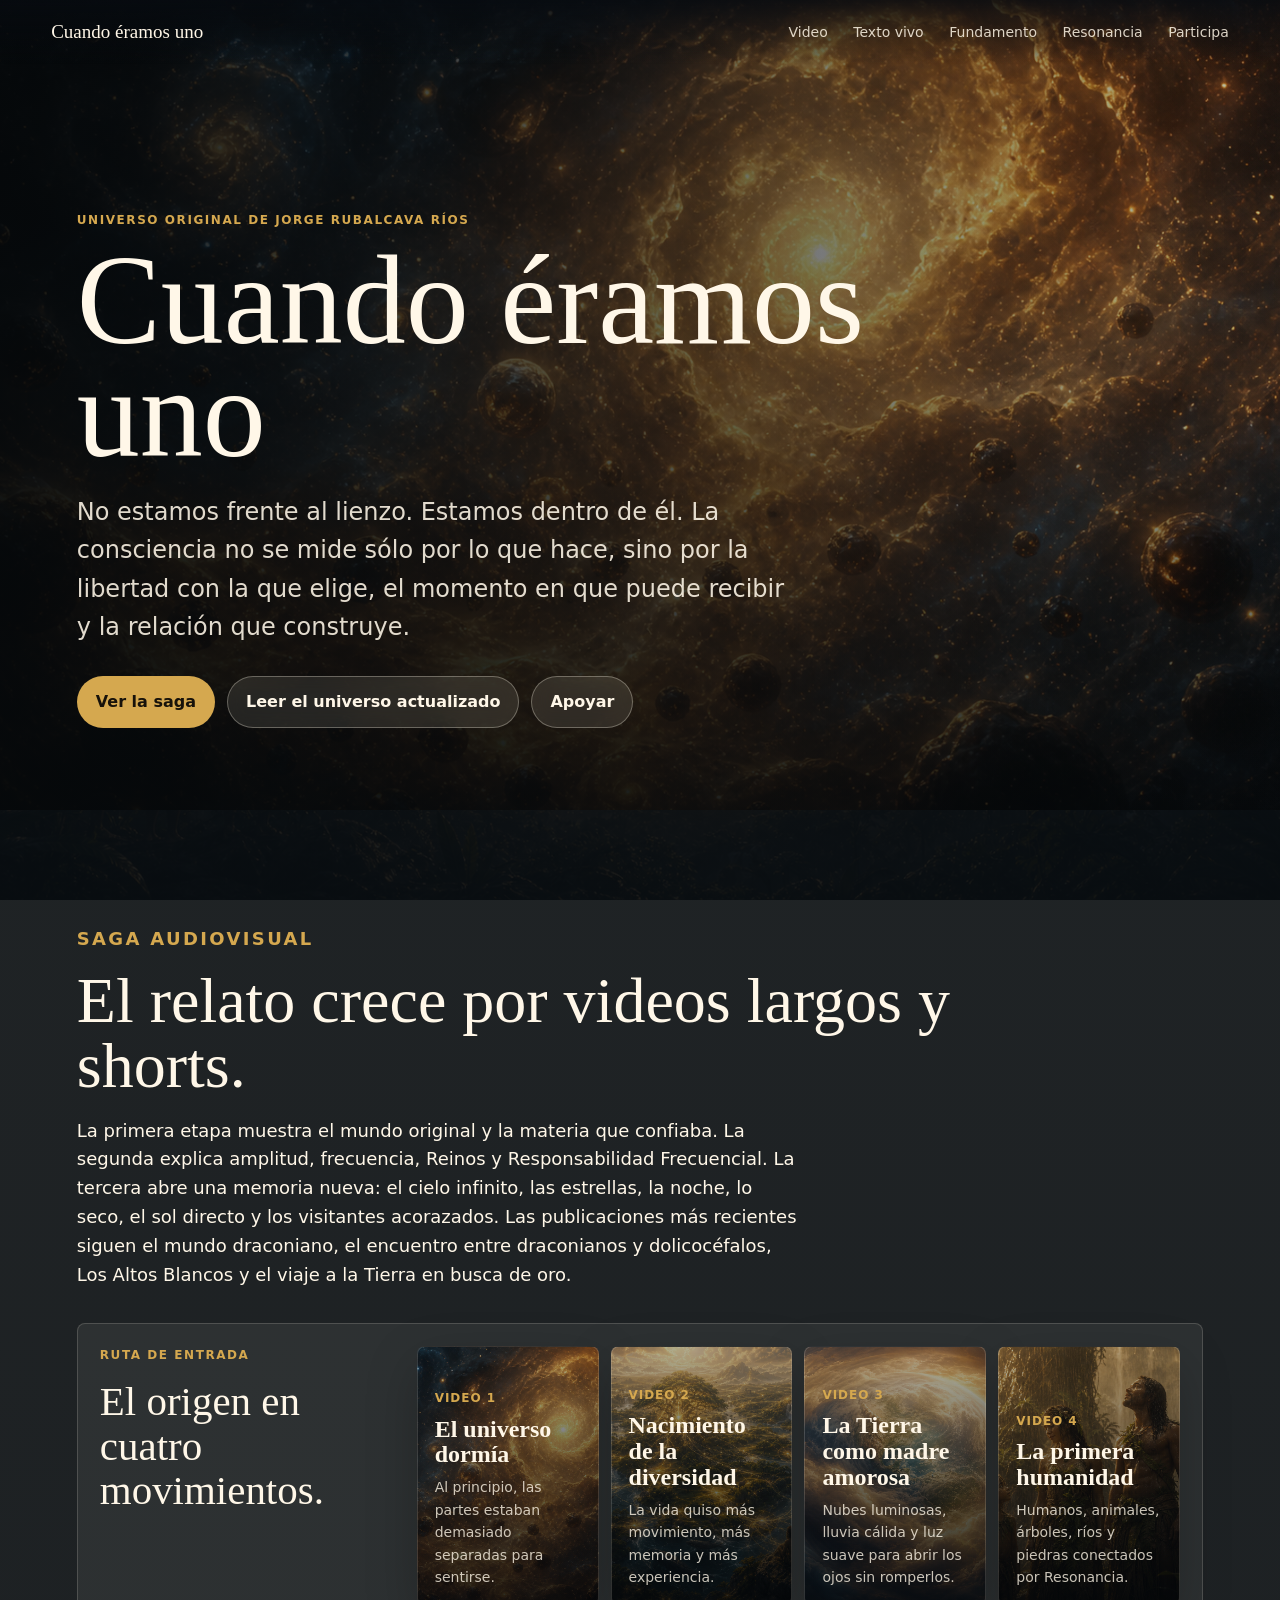
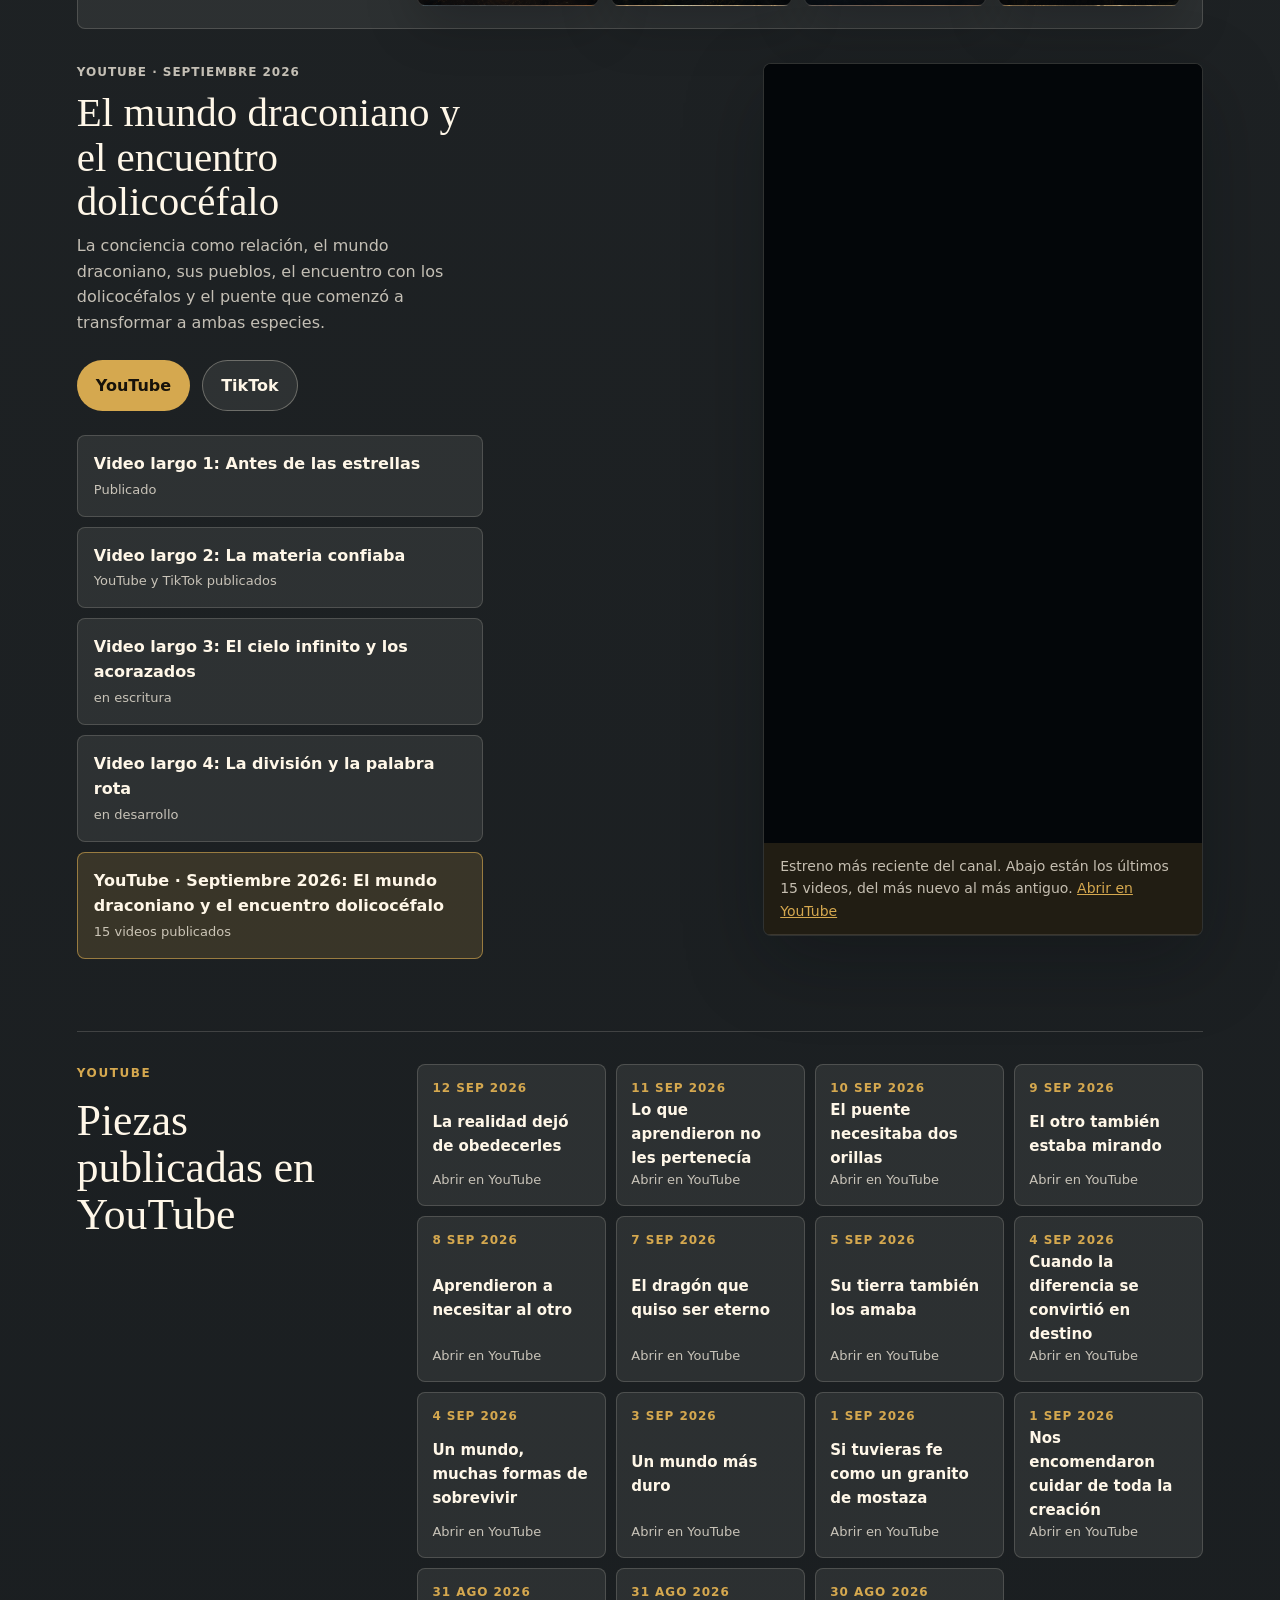
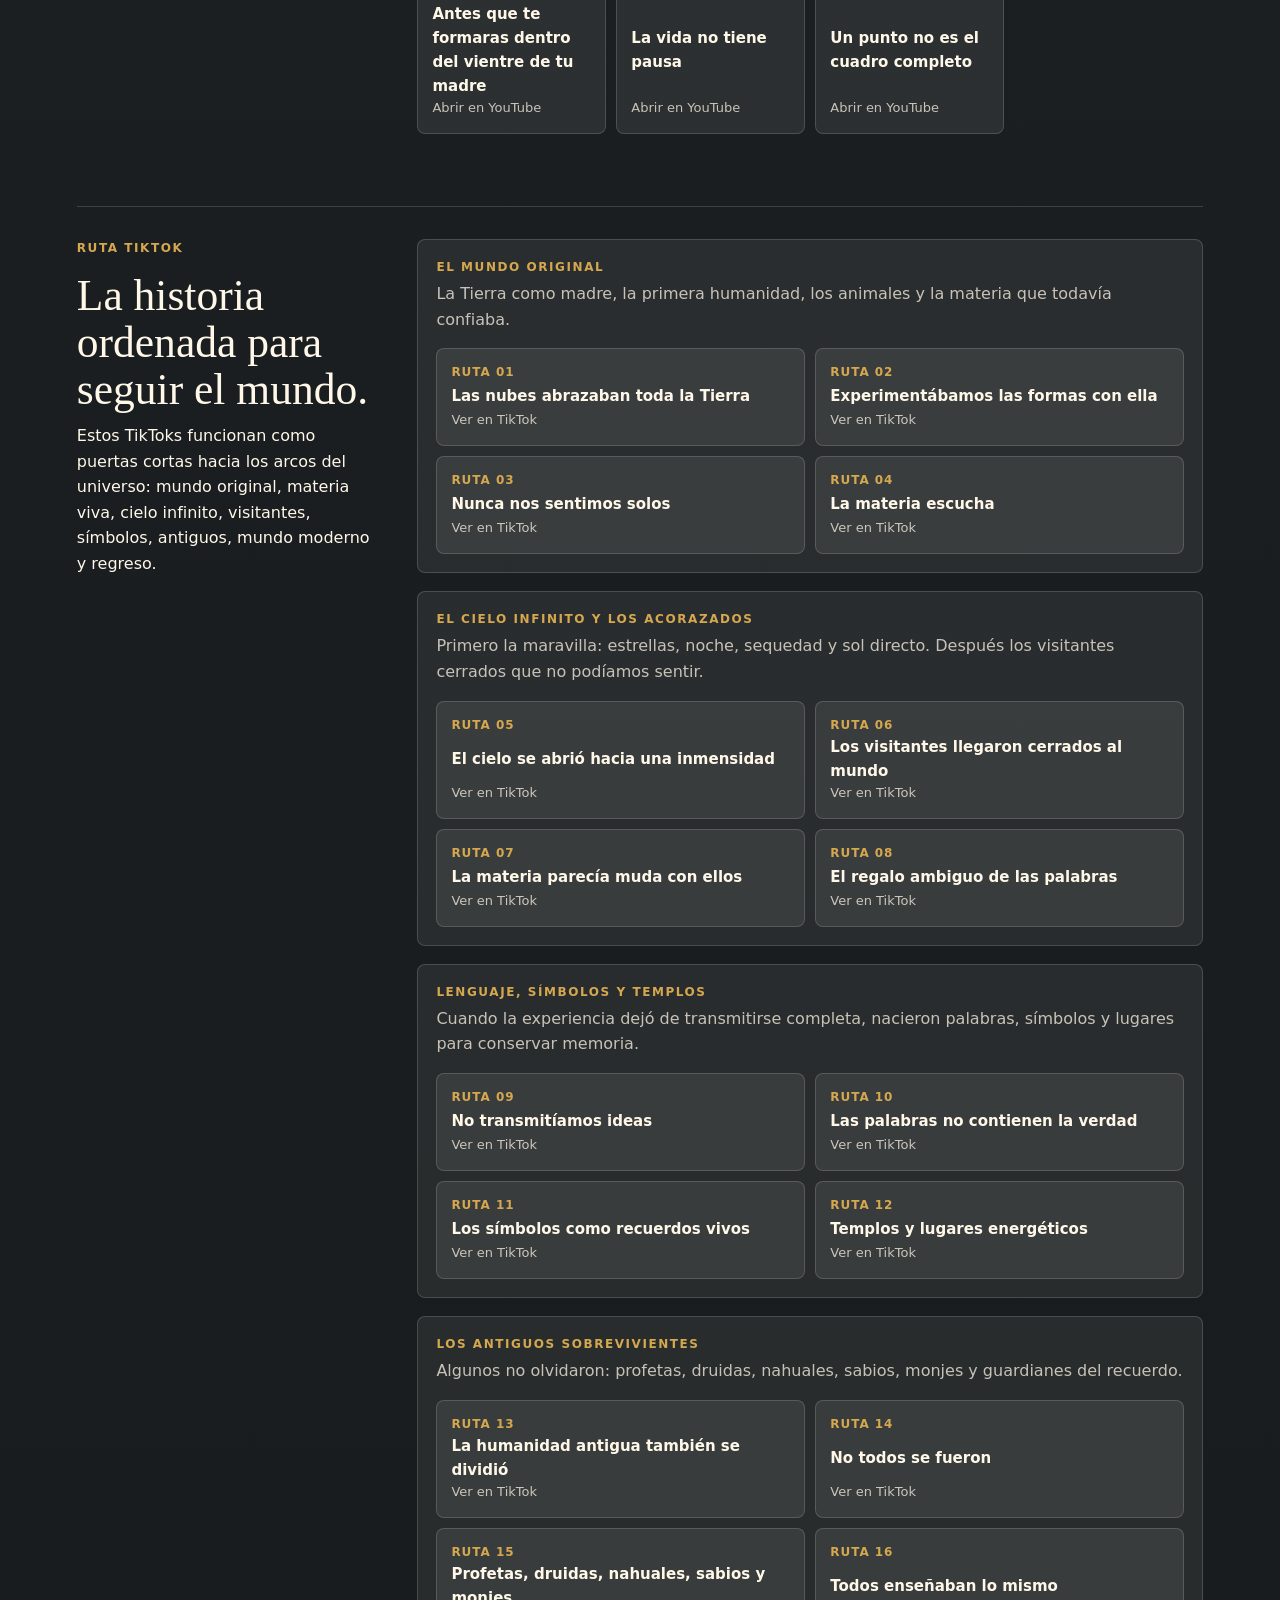
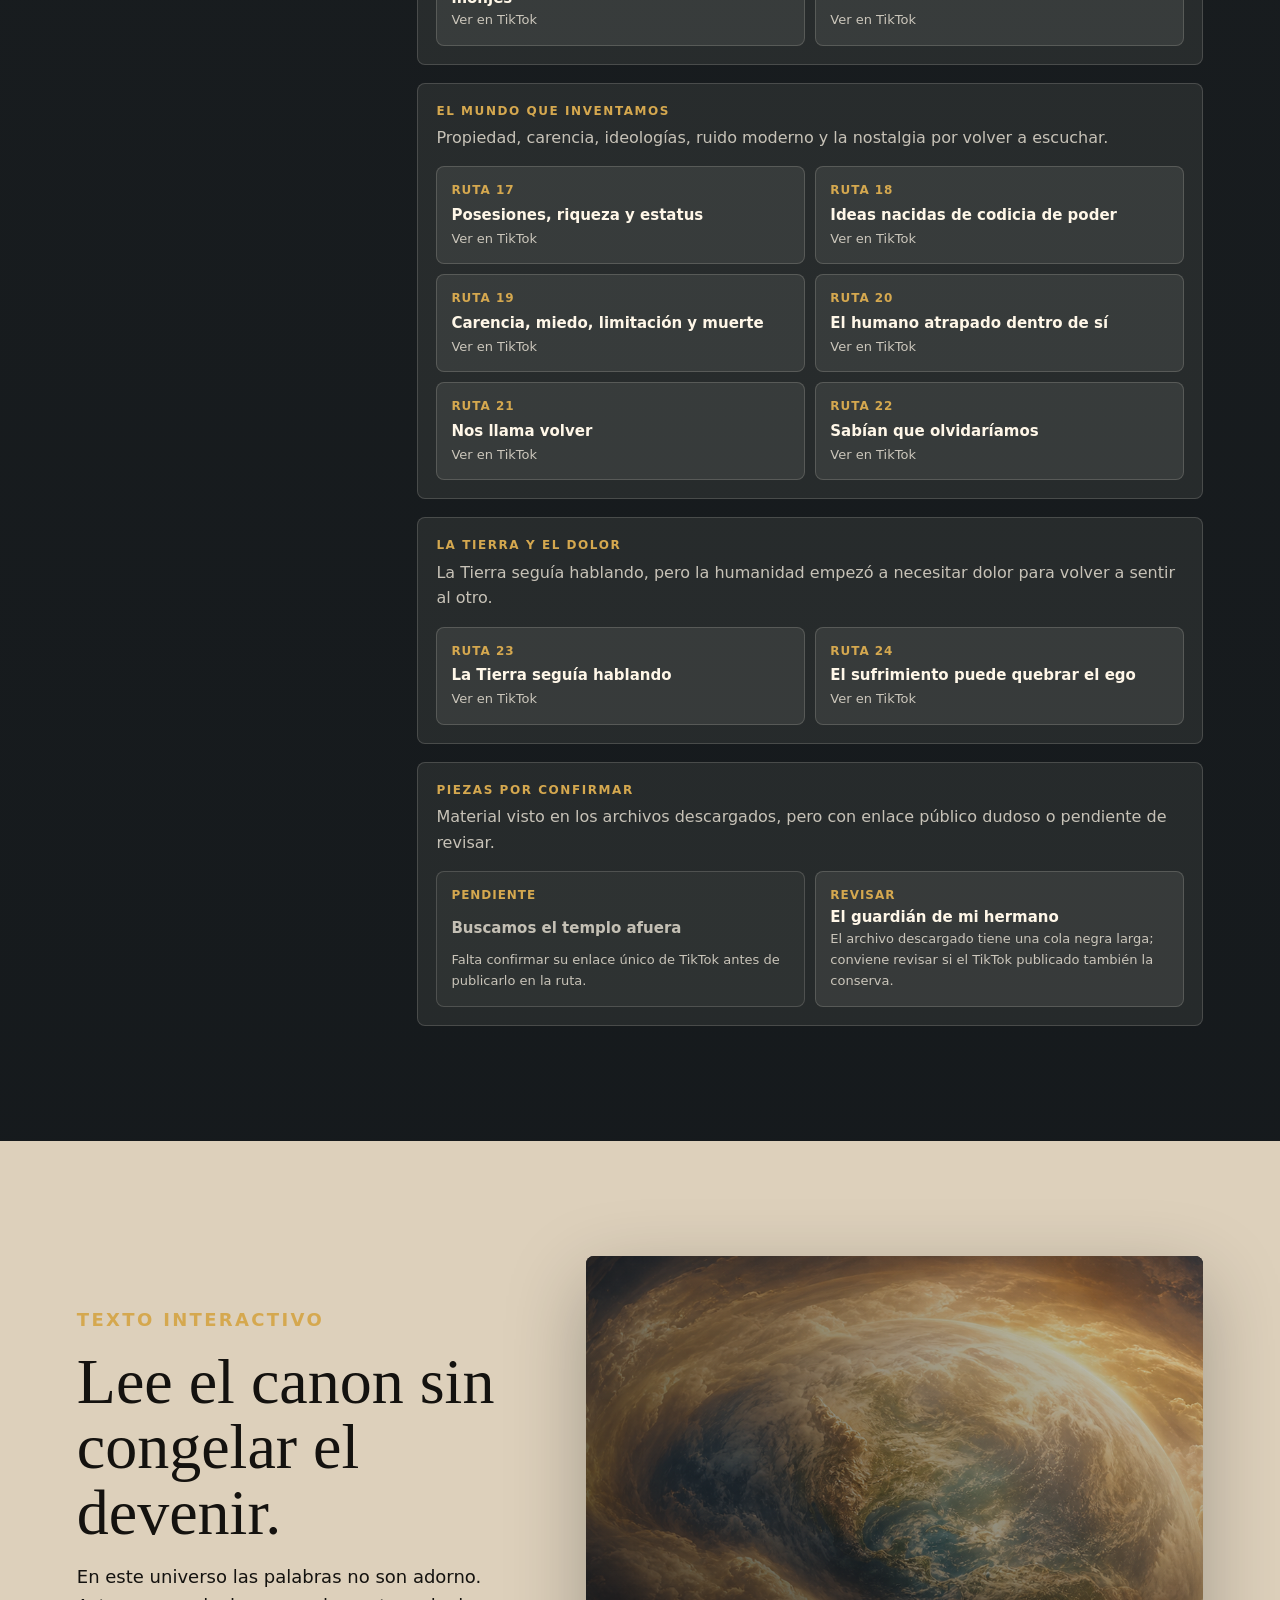
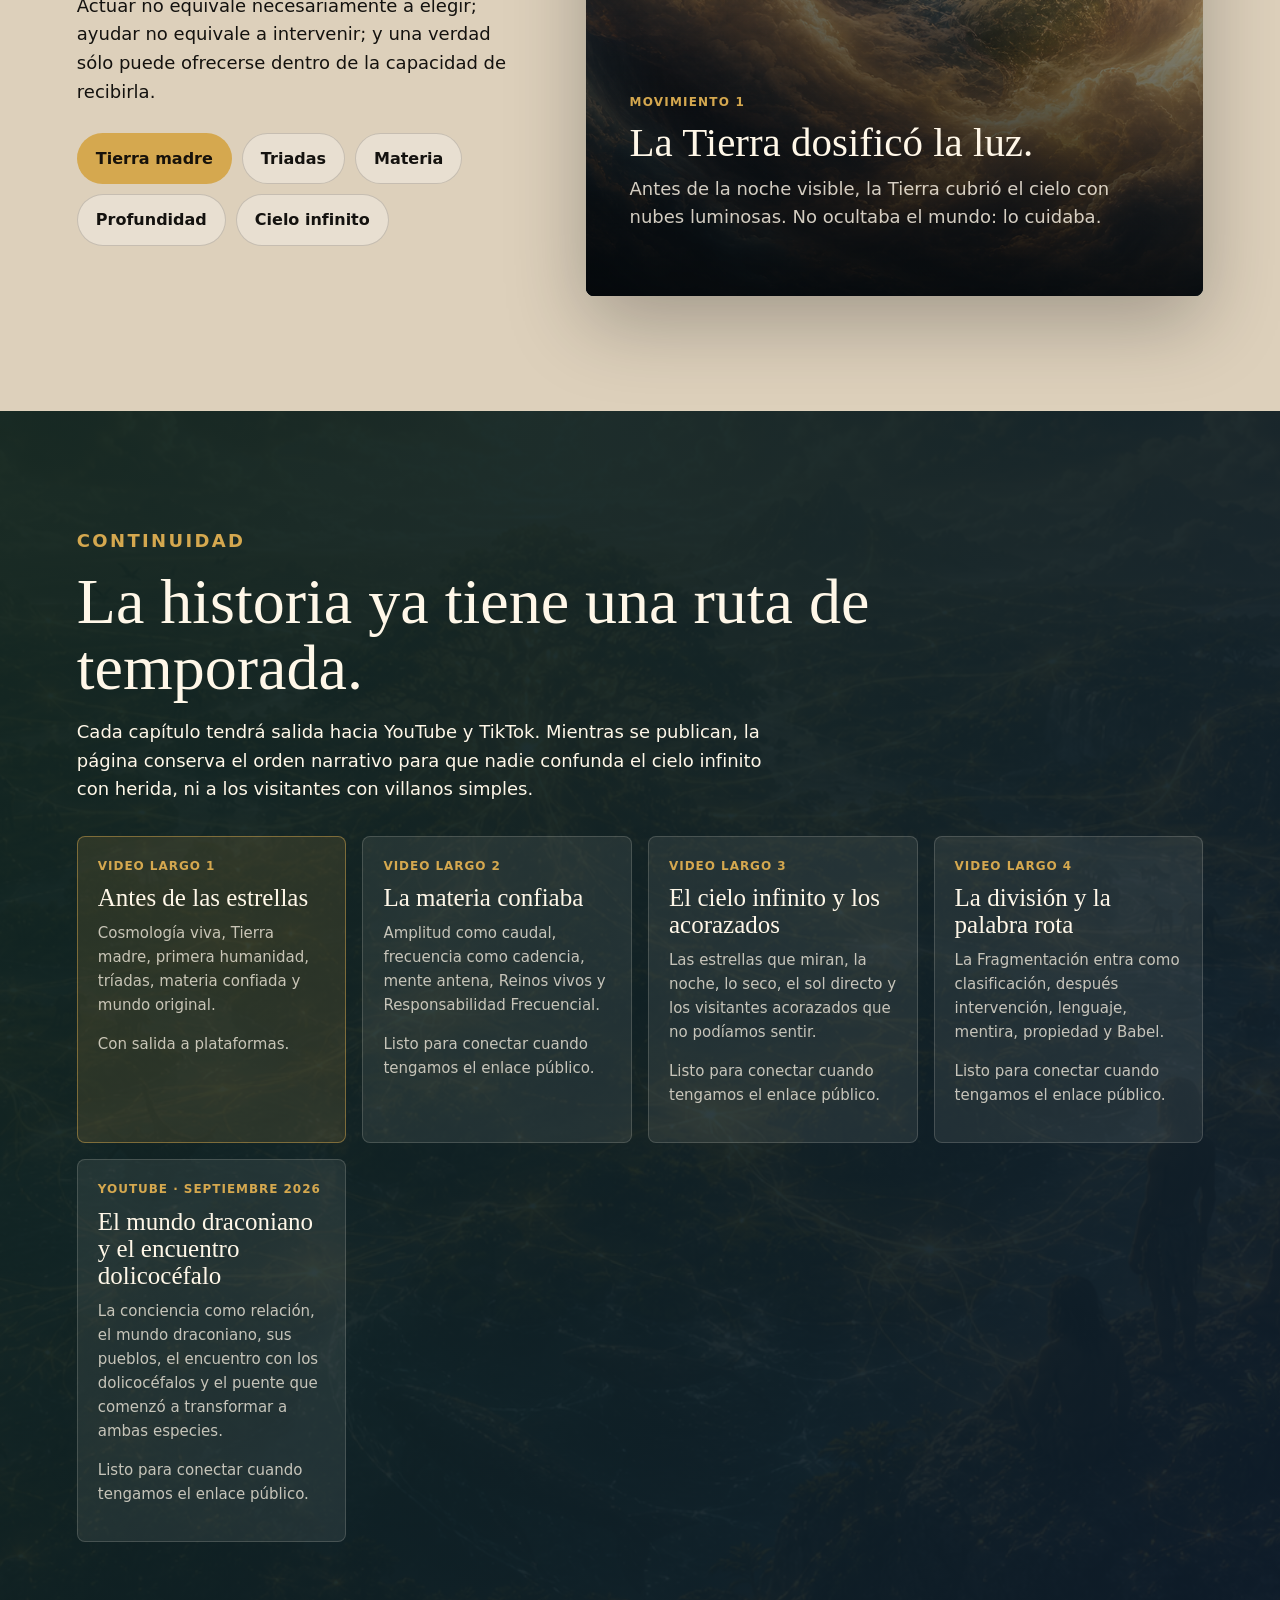
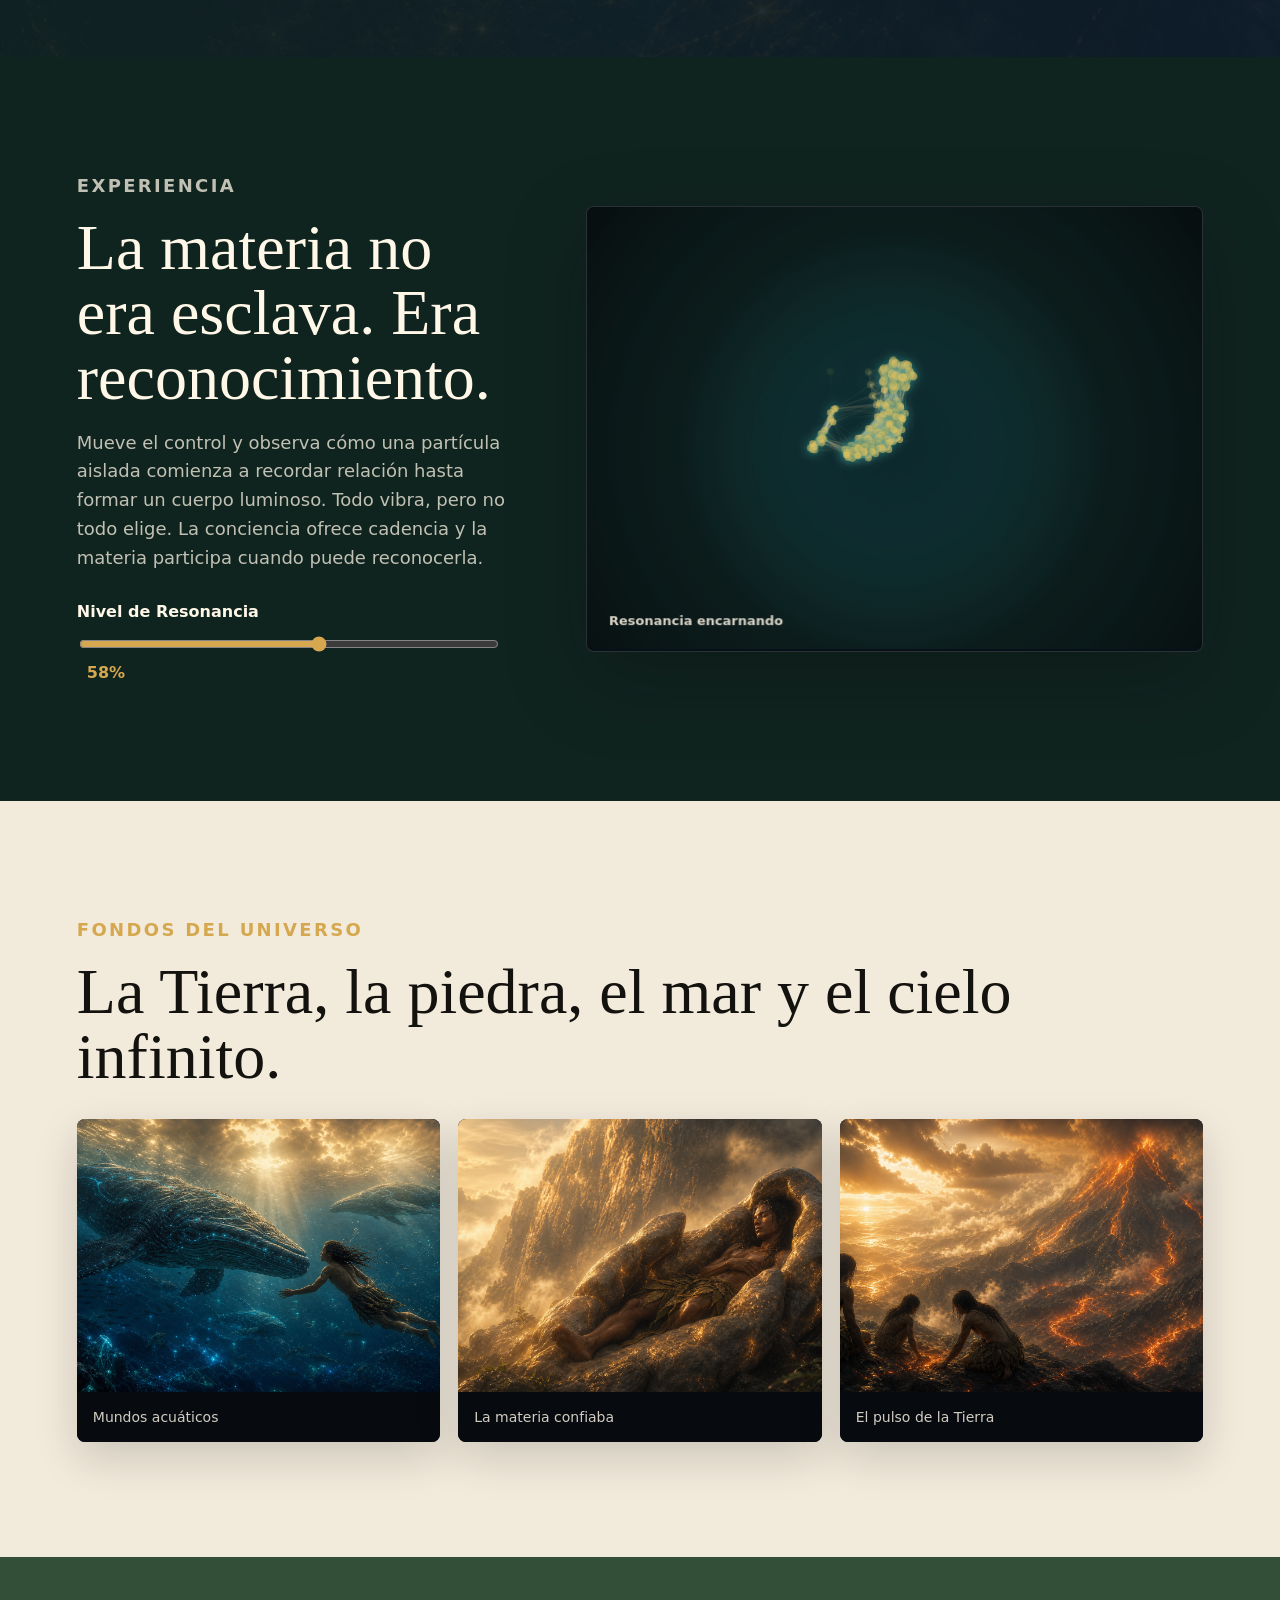
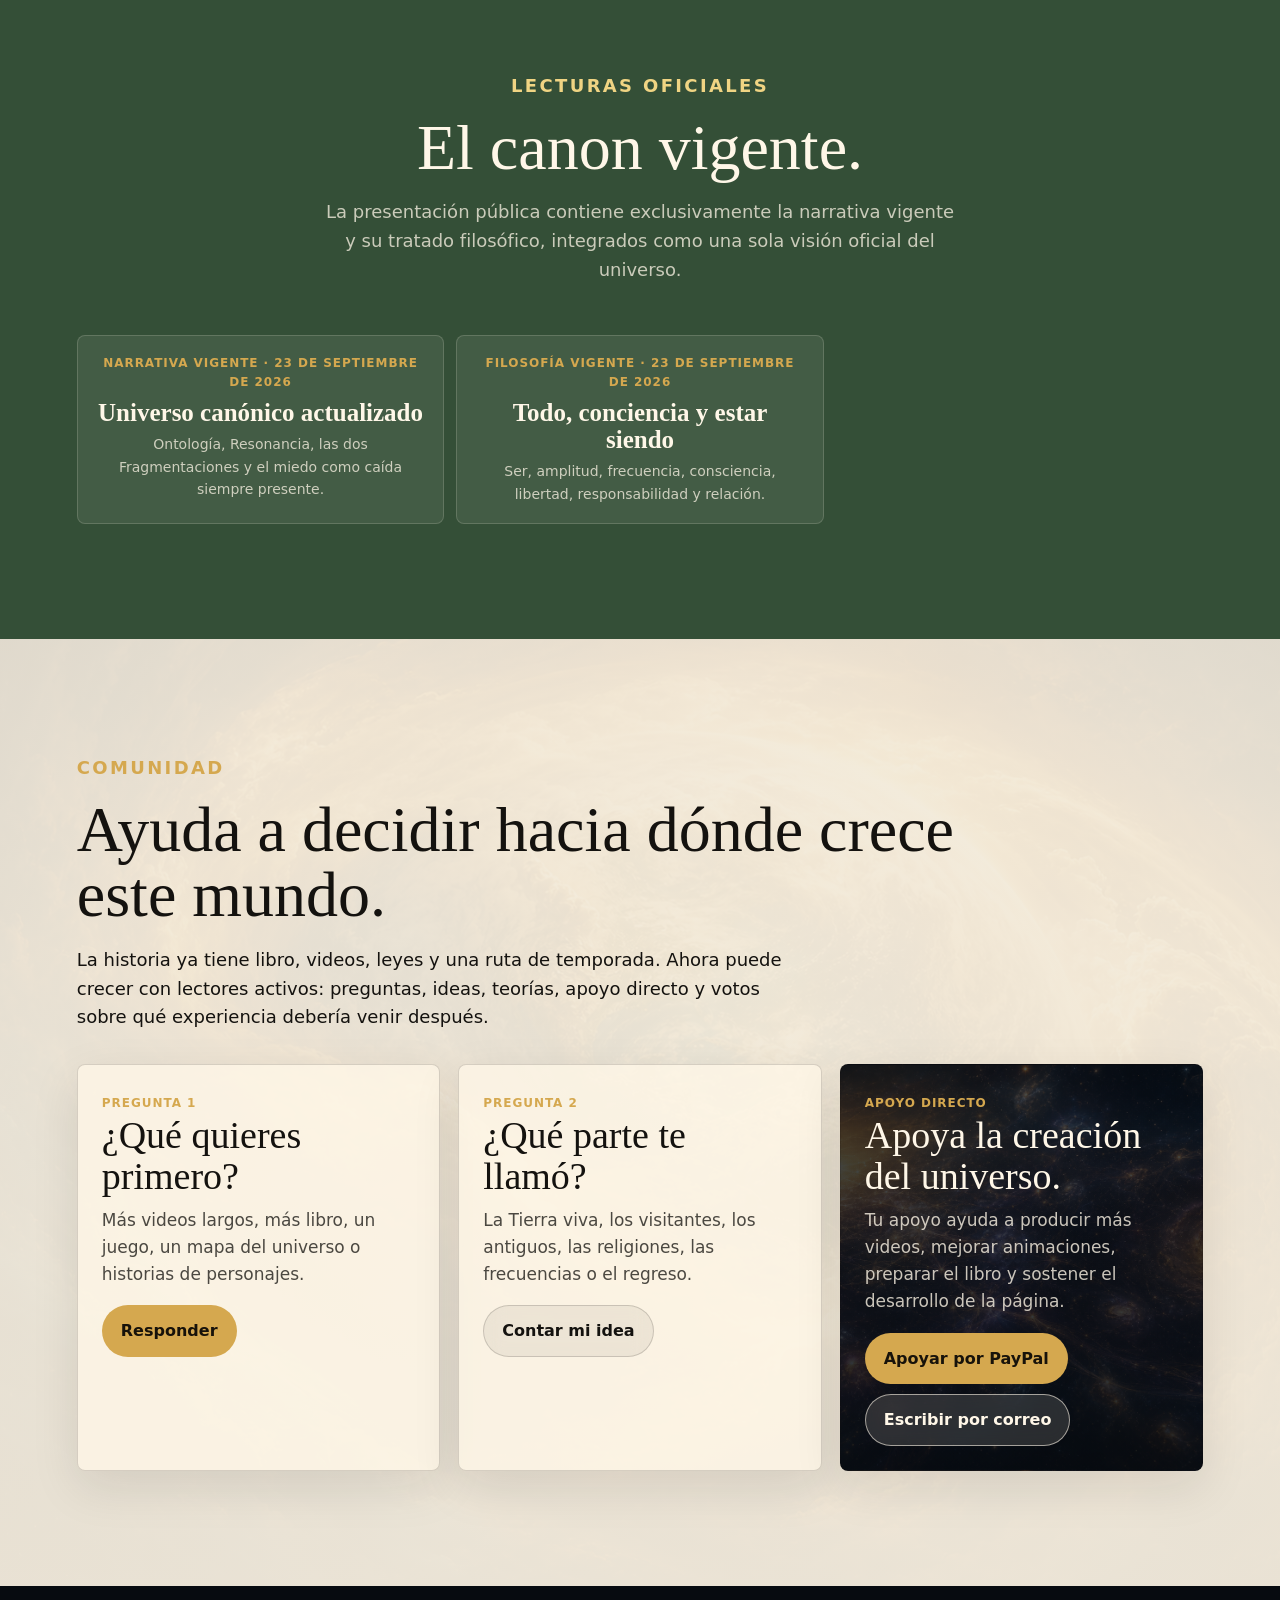
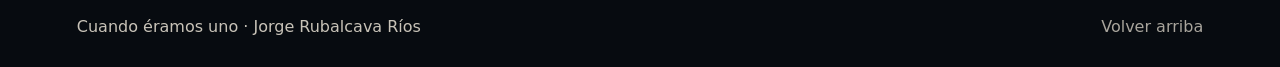
<file: index.html>
<!doctype html>
<html lang="es">
  <head>
    <meta charset="utf-8" />
    <meta name="viewport" content="width=device-width, initial-scale=1" />
    <title>Cuando éramos uno | Jorge Rubalcava Ríos</title>
    <meta
      name="description"
      content="Universo narrativo de Cuando éramos uno: videos, texto interactivo y canon de una mitología filosófica sobre la Tierra viva, la Resonancia y la Fragmentación."
    />
    <link rel="stylesheet" href="styles.css?v=20260918-1" />
  </head>
  <body>
    <header class="site-header" aria-label="Navegación principal">
      <a class="brand" href="#inicio">Cuando éramos uno</a>
      <nav>
        <a href="#video">Video</a>
        <a href="#texto">Texto vivo</a>
        <a href="#lectura">Fundamento</a>
        <a href="#resonancia">Resonancia</a>
        <a href="#participa">Participa</a>
      </nav>
    </header>

    <main id="inicio">
      <section class="hero" aria-labelledby="hero-title">
        <img
          class="hero-image"
          src="universo-dormido.png"
          alt="Materia luminosa en un universo antiguo que comienza a despertar."
        />
        <div class="hero-scrim"></div>
        <div class="hero-content">
          <p class="eyebrow">Universo original de Jorge Rubalcava Ríos</p>
          <h1 id="hero-title">Cuando éramos uno</h1>
          <p class="hero-lede">
            No estamos frente al lienzo. Estamos dentro de él. La consciencia
            no se mide sólo por lo que hace, sino por la libertad con la que
            elige, el momento en que puede recibir y la relación que construye.
          </p>
          <div class="hero-actions" aria-label="Acciones principales">
            <a class="button primary" href="#video">Ver la saga</a>
            <a class="button secondary" href="lectura.html?doc=universo-septiembre-2026">Leer el universo actualizado</a>
            <a class="button secondary" href="#participa">Apoyar</a>
          </div>
        </div>
      </section>

      <section class="video-section" id="video" aria-labelledby="video-title">
        <div class="section-intro">
          <p class="section-kicker">Saga audiovisual</p>
          <h2 id="video-title">El relato crece por videos largos y shorts.</h2>
          <p>
            La primera etapa muestra el mundo original y la materia que confiaba.
            La segunda explica amplitud, frecuencia, Reinos y Responsabilidad
            Frecuencial. La tercera abre una memoria nueva: el cielo infinito,
            las estrellas, la noche, lo seco, el sol directo y los visitantes
            acorazados. Las publicaciones más recientes siguen el mundo
            draconiano, el encuentro entre draconianos y dolicocéfalos, Los
            Altos Blancos y el viaje a la Tierra en busca de oro.
          </p>
        </div>

        <div class="origin-chapters" aria-labelledby="origin-chapters-title">
          <div>
            <p class="section-kicker">Ruta de entrada</p>
            <h3 id="origin-chapters-title">El origen en cuatro movimientos.</h3>
          </div>
          <div class="origin-grid" id="originChapterGrid" aria-label="Primeros videos del origen"></div>
        </div>

        <div class="video-layout">
          <div class="video-copy">
            <p class="episode-label" id="episodeLabel">Capítulo activo</p>
            <h3 id="episodeTitle">Antes de las estrellas</h3>
            <p id="episodeDescription">
              Elige un capítulo para abrirlo en YouTube o TikTok cuando esté publicado.
            </p>
            <div class="video-tabs" id="videoTabs" aria-label="Versiones del video"></div>
            <div class="chapter-list" id="chapterList" aria-label="Lista de videos largos"></div>
          </div>

          <div class="video-player-shell" id="videoShell">
            <div class="video-player" id="videoPlayer" aria-live="polite"></div>
          </div>
        </div>

        <div class="clip-section">
          <div>
            <p class="section-kicker" id="clipKicker">TikTok</p>
            <h3 id="clipTitle">Piezas publicadas del capítulo</h3>
          </div>
          <div class="clip-grid" id="clipGrid" aria-label="Piezas publicadas del capítulo"></div>
        </div>

        <div class="clip-section archive-clips">
          <div>
            <p class="section-kicker">Ruta TikTok</p>
            <h3>La historia ordenada para seguir el mundo.</h3>
            <p>
              Estos TikToks funcionan como puertas cortas hacia los arcos del
              universo: mundo original, materia viva, cielo infinito, visitantes,
              símbolos, antiguos, mundo moderno y regreso.
            </p>
          </div>
          <div class="arc-list" id="extraClipGrid" aria-label="Ruta narrativa de TikToks"></div>
        </div>
      </section>

      <section class="interactive-text" id="texto" aria-labelledby="text-title">
        <div class="text-panel">
          <p class="section-kicker">Texto interactivo</p>
          <h2 id="text-title">Lee el canon sin congelar el devenir.</h2>
          <p>
            En este universo las palabras no son adorno. Actuar no equivale
            necesariamente a elegir; ayudar no equivale a intervenir; y una
            verdad sólo puede ofrecerse dentro de la capacidad de recibirla.
          </p>
          <div class="story-buttons" id="storyButtons" aria-label="Movimientos del texto"></div>
        </div>

        <article class="story-stage" aria-live="polite">
          <img id="storyImage" src="tierra-vientre-nubes.png" alt="" />
          <div class="story-gradient"></div>
          <div class="story-copy">
            <p id="storyKicker">Movimiento 1</p>
            <h3 id="storyTitle">La Tierra dosificó la luz.</h3>
            <p id="storyText">
              Antes de la noche visible, la Tierra cubrió el cielo con nubes
              luminosas. No ocultaba el mundo: lo cuidaba.
            </p>
          </div>
        </article>
      </section>

      <section class="continuity" aria-labelledby="continuity-title">
        <div class="section-intro">
          <p class="section-kicker">Continuidad</p>
          <h2 id="continuity-title">La historia ya tiene una ruta de temporada.</h2>
          <p>
            Cada capítulo tendrá salida hacia YouTube y TikTok. Mientras se publican,
            la página conserva el orden narrativo para que nadie confunda el cielo
            infinito con herida, ni a los visitantes con villanos simples.
          </p>
        </div>
        <div class="series-grid" id="seriesGrid" aria-label="Próximos videos largos"></div>
      </section>

      <section class="resonance-lab" id="resonancia" aria-labelledby="lab-title">
        <div class="lab-copy">
          <p class="section-kicker">Experiencia</p>
          <h2 id="lab-title">La materia no era esclava. Era reconocimiento.</h2>
          <p>
            Mueve el control y observa cómo una partícula aislada comienza a
            recordar relación hasta formar un cuerpo luminoso. Todo vibra, pero
            no todo elige. La conciencia ofrece cadencia y la materia participa
            cuando puede reconocerla.
          </p>
          <label for="resonanceRange">Nivel de Resonancia</label>
          <input id="resonanceRange" type="range" min="1" max="100" value="58" />
          <output id="resonanceValue" for="resonanceRange">58%</output>
        </div>
        <canvas
          id="resonanceCanvas"
          width="720"
          height="520"
          aria-label="Visualización interactiva de partículas en resonancia"
        ></canvas>
      </section>

      <section class="gallery" aria-labelledby="gallery-title">
        <div class="section-intro">
          <p class="section-kicker">Fondos del universo</p>
          <h2 id="gallery-title">La Tierra, la piedra, el mar y el cielo infinito.</h2>
        </div>
        <div class="gallery-grid">
          <figure>
            <img src="mundos-acuaticos.png" alt="Primordiales conviviendo con criaturas marinas antiguas." />
            <figcaption>Mundos acuáticos</figcaption>
          </figure>
          <figure>
            <img src="piedra-recibe-primordial.png" alt="La piedra viva suaviza su forma para recibir a un primordial." />
            <figcaption>La materia confiaba</figcaption>
          </figure>
          <figure>
            <img src="volcan-pulso-tierra.png" alt="Primordiales cerca de un volcán sintiendo el pulso de la Tierra." />
            <figcaption>El pulso de la Tierra</figcaption>
          </figure>
        </div>
      </section>

      <section class="archive" id="lectura" aria-labelledby="archive-title">
        <div>
          <p class="section-kicker">Lecturas oficiales</p>
          <h2 id="archive-title">El canon vigente.</h2>
          <p>
            La presentación pública contiene exclusivamente la narrativa vigente y su
            tratado filosófico, integrados como una sola visión oficial del universo.
          </p>
        </div>
        <div class="archive-links reading-grid" aria-label="Lecturas del universo">
          <a href="lectura.html?doc=universo-septiembre-2026">
            <span>Narrativa vigente · 23 de septiembre de 2026</span>
            <strong>Universo canónico actualizado</strong>
            <small>Ontología, Resonancia, las dos Fragmentaciones y el miedo como caída siempre presente.</small>
          </a>
          <a href="lectura.html?doc=tratado-septiembre-2026">
            <span>Filosofía vigente · 23 de septiembre de 2026</span>
            <strong>Todo, conciencia y estar siendo</strong>
            <small>Ser, amplitud, frecuencia, consciencia, libertad, responsabilidad y relación.</small>
          </a>
        </div>
      </section>

      <section class="participation" id="participa" aria-labelledby="participation-title">
        <div class="section-intro">
          <p class="section-kicker">Comunidad</p>
          <h2 id="participation-title">Ayuda a decidir hacia dónde crece este mundo.</h2>
          <p>
            La historia ya tiene libro, videos, leyes y una ruta de temporada.
            Ahora puede crecer con lectores activos: preguntas, ideas, teorías,
            apoyo directo y votos sobre qué experiencia debería venir después.
          </p>
        </div>
        <div class="participation-grid">
          <article class="question-card">
            <strong>Pregunta 1</strong>
            <h3>¿Qué quieres primero?</h3>
            <p>Más videos largos, más libro, un juego, un mapa del universo o historias de personajes.</p>
            <a class="button primary" href="mailto:jorgerubalcavarios@icloud.com?subject=Cuando%20%C3%A9ramos%20uno%20-%20Quiero%20ver%20primero">Responder</a>
          </article>
          <article class="question-card">
            <strong>Pregunta 2</strong>
            <h3>¿Qué parte te llamó?</h3>
            <p>La Tierra viva, los visitantes, los antiguos, las religiones, las frecuencias o el regreso.</p>
            <a class="button secondary dark" href="mailto:jorgerubalcavarios@icloud.com?subject=Cuando%20%C3%A9ramos%20uno%20-%20La%20parte%20que%20m%C3%A1s%20me%20llam%C3%B3">Contar mi idea</a>
          </article>
          <article class="support-card">
            <strong>Apoyo directo</strong>
            <h3>Apoya la creación del universo.</h3>
            <p>
              Tu apoyo ayuda a producir más videos, mejorar animaciones,
              preparar el libro y sostener el desarrollo de la página.
            </p>
            <div class="support-actions">
              <a class="button primary" href="https://paypal.me/jorgerubalcavarios" target="_blank" rel="noopener">Apoyar por PayPal</a>
              <a class="button secondary light" href="mailto:jorgerubalcavarios@icloud.com">Escribir por correo</a>
            </div>
          </article>
        </div>
      </section>
    </main>

    <footer class="site-footer">
      <p>Cuando éramos uno · Jorge Rubalcava Ríos</p>
      <a href="#inicio">Volver arriba</a>
    </footer>

    <script src="analytics.js?v=20260613-1"></script>
    <script src="script.js?v=20260918-1"></script>
  </body>
</html>
</file>
<file: styles.css>
:root {
  --ink: #14120f;
  --paper: #f2eadb;
  --paper-deep: #ddd0bb;
  --night: #070b10;
  --deep: #10241f;
  --forest: #344f37;
  --teal: #1f7772;
  --gold: #d5a84f;
  --ember: #b65f49;
  --bone: #fff7e8;
  --muted: rgba(255, 247, 232, 0.74);
  --line-dark: rgba(20, 18, 15, 0.16);
  --line-light: rgba(255, 247, 232, 0.16);
  --shadow: 0 26px 80px rgba(7, 11, 16, 0.28);
}

* {
  box-sizing: border-box;
}

html {
  scroll-behavior: smooth;
}

body {
  margin: 0;
  color: var(--ink);
  background: var(--paper);
  font-family: Inter, ui-sans-serif, system-ui, -apple-system, BlinkMacSystemFont, "Segoe UI", sans-serif;
  line-height: 1.6;
}

img,
video,
canvas,
iframe {
  display: block;
  max-width: 100%;
}

a {
  color: inherit;
}

.site-header {
  position: fixed;
  top: 0;
  left: 0;
  z-index: 30;
  width: 100%;
  display: flex;
  align-items: center;
  justify-content: space-between;
  gap: 24px;
  padding: 17px clamp(18px, 4vw, 58px);
  color: var(--bone);
  background: linear-gradient(to bottom, rgba(7, 11, 16, 0.84), rgba(7, 11, 16, 0));
}

.brand {
  font-family: Georgia, "Times New Roman", serif;
  font-size: 19px;
  text-decoration: none;
  white-space: nowrap;
}

nav {
  display: flex;
  gap: clamp(12px, 2vw, 26px);
  font-size: 14px;
}

nav a,
.site-footer a {
  text-decoration: none;
  opacity: 0.84;
}

nav a:hover,
.site-footer a:hover {
  opacity: 1;
}

.hero {
  position: relative;
  min-height: 90vh;
  display: grid;
  align-items: end;
  overflow: hidden;
  color: var(--bone);
  background: var(--night);
}

.hero-image,
.hero-scrim {
  position: absolute;
  inset: 0;
  width: 100%;
  height: 100%;
}

.hero-image {
  object-fit: cover;
  transform: scale(1.04);
}

.hero-scrim {
  background:
    linear-gradient(90deg, rgba(5, 8, 10, 0.92) 0%, rgba(5, 8, 10, 0.66) 45%, rgba(5, 8, 10, 0.18) 100%),
    linear-gradient(0deg, rgba(5, 8, 10, 0.78) 0%, rgba(5, 8, 10, 0.08) 56%);
}

.hero-content {
  position: relative;
  width: min(980px, 100%);
  padding: 122px clamp(22px, 6vw, 86px) 82px;
}

.eyebrow,
.section-kicker {
  margin: 0 0 14px;
  color: var(--gold);
  font-size: 12px;
  font-weight: 820;
  letter-spacing: 0.13em;
  text-transform: uppercase;
}

h1,
h2,
h3,
p {
  margin-top: 0;
}

h1,
h2,
h3,
.button,
.video-tab,
.story-button {
  max-width: 100%;
  overflow-wrap: anywhere;
}

h1 {
  margin-bottom: 22px;
  font-family: Georgia, "Times New Roman", serif;
  font-size: clamp(52px, 10vw, 126px);
  line-height: 0.9;
  font-weight: 500;
}

h2 {
  margin-bottom: 18px;
  font-family: Georgia, "Times New Roman", serif;
  font-size: clamp(33px, 5vw, 68px);
  line-height: 1.02;
  font-weight: 500;
}

h3 {
  margin-bottom: 10px;
  font-family: Georgia, "Times New Roman", serif;
  font-size: clamp(26px, 3.2vw, 42px);
  line-height: 1.08;
  font-weight: 500;
}

.hero-lede {
  width: min(720px, 100%);
  margin-bottom: 30px;
  color: rgba(255, 247, 232, 0.88);
  font-size: clamp(18px, 2vw, 24px);
}

.hero-actions,
.video-tabs {
  display: flex;
  flex-wrap: wrap;
  gap: 12px;
}

.button,
.video-tab,
.story-button {
  display: inline-flex;
  align-items: center;
  justify-content: center;
  min-height: 46px;
  padding: 12px 18px;
  border: 1px solid rgba(255, 247, 232, 0.3);
  border-radius: 999px;
  color: inherit;
  background: rgba(255, 247, 232, 0.08);
  text-decoration: none;
  font: inherit;
  font-weight: 780;
  cursor: pointer;
}

.button.primary,
.video-tab.is-active,
.story-button.is-active {
  color: #17120a;
  background: var(--gold);
  border-color: transparent;
}

.button.secondary {
  color: var(--bone);
  background: rgba(255, 247, 232, 0.1);
  backdrop-filter: blur(10px);
}

.video-section,
.interactive-text,
.continuity,
.resonance-lab,
.gallery,
.archive,
.participation {
  padding: clamp(70px, 9vw, 126px) clamp(22px, 6vw, 82px);
}

.section-intro {
  max-width: 980px;
}

.section-intro p {
  max-width: 720px;
  font-size: 18px;
}

.video-section {
  color: var(--bone);
  background:
    linear-gradient(rgba(8, 13, 17, 0.9), rgba(8, 13, 17, 0.94)),
    url("cielo-abierto-estrellas.png") center / cover fixed;
}

.origin-chapters {
  display: grid;
  grid-template-columns: minmax(260px, 0.36fr) minmax(320px, 1fr);
  gap: clamp(22px, 4vw, 42px);
  align-items: start;
  margin-top: 34px;
  padding: 22px;
  border: 1px solid rgba(255, 247, 232, 0.16);
  border-radius: 8px;
  background: rgba(255, 247, 232, 0.07);
}

.origin-chapters h3 {
  font-size: clamp(27px, 3.2vw, 42px);
}

.origin-grid {
  display: grid;
  grid-template-columns: repeat(4, minmax(0, 1fr));
  gap: 12px;
}

.origin-card {
  display: grid;
  min-height: 260px;
  align-content: end;
  gap: 8px;
  padding: 17px;
  overflow: hidden;
  border: 1px solid rgba(255, 247, 232, 0.16);
  border-radius: 8px;
  color: var(--bone);
  background-position: center;
  background-size: cover;
  text-decoration: none;
  box-shadow: 0 18px 52px rgba(3, 6, 9, 0.22);
}

.origin-card:hover {
  border-color: rgba(213, 168, 79, 0.66);
}

.origin-card span {
  color: var(--gold);
  font-size: 12px;
  font-weight: 820;
  letter-spacing: 0.08em;
  text-transform: uppercase;
}

.origin-card strong {
  font-family: Georgia, "Times New Roman", serif;
  font-size: 24px;
  line-height: 1.08;
}

.origin-card small {
  color: rgba(255, 247, 232, 0.78);
  font-size: 14px;
}

.video-layout {
  display: grid;
  grid-template-columns: minmax(280px, 0.62fr) minmax(360px, 1fr);
  gap: clamp(28px, 5vw, 70px);
  align-items: start;
  margin-top: 34px;
}

.video-copy {
  position: sticky;
  top: 96px;
}

.episode-label {
  margin-bottom: 8px;
  color: var(--gold);
  font-weight: 800;
  text-transform: uppercase;
  letter-spacing: 0.08em;
  font-size: 12px;
}

.video-copy p {
  color: var(--muted);
}

.video-tabs {
  margin: 24px 0;
}

.chapter-list {
  display: grid;
  gap: 10px;
  margin-top: 24px;
}

.chapter-button,
.series-card,
.archive-links a {
  border: 1px solid var(--line-light);
  border-radius: 8px;
  background: rgba(255, 247, 232, 0.08);
}

.chapter-button {
  display: block;
  width: 100%;
  padding: 15px 16px;
  color: var(--bone);
  text-align: left;
  font: inherit;
  cursor: pointer;
}

.chapter-button.is-active {
  border-color: rgba(213, 168, 79, 0.62);
  background: rgba(213, 168, 79, 0.16);
}

.chapter-button strong,
.chapter-button span {
  display: block;
}

.chapter-button span {
  margin-top: 3px;
  color: var(--muted);
  font-size: 13px;
}

.video-player-shell {
  justify-self: stretch;
}

.video-player {
  overflow: hidden;
  border: 1px solid rgba(255, 247, 232, 0.18);
  border-radius: 8px;
  background: #030609;
  box-shadow: var(--shadow);
}

.video-player video,
.video-player iframe {
  display: block;
  width: 100%;
  aspect-ratio: 16 / 9;
  object-fit: contain;
  background: #030609;
  border: 0;
}

.platform-card {
  display: grid;
  min-height: 520px;
  align-items: end;
  padding: clamp(24px, 5vw, 46px);
  color: var(--bone);
  background-position: center;
  background-size: cover;
}

.platform-card p {
  max-width: 520px;
  color: var(--muted);
}

.video-note {
  padding: 12px 16px;
  color: rgba(255, 247, 232, 0.74);
  background: rgba(213, 168, 79, 0.14);
  border-bottom: 1px solid rgba(255, 247, 232, 0.12);
  font-size: 14px;
}

.video-note a {
  color: var(--gold);
}

.video-player-shell.is-vertical .video-player {
  width: min(440px, 100%);
  margin-left: auto;
}

.video-player-shell.is-vertical .video-player video,
.video-player-shell.is-vertical .video-player iframe {
  aspect-ratio: 9 / 16;
}

.video-placeholder {
  display: grid;
  min-height: 360px;
  place-items: center;
  padding: 34px;
  text-align: center;
  color: var(--muted);
}

.clip-section {
  display: grid;
  grid-template-columns: minmax(240px, 0.38fr) minmax(320px, 1fr);
  gap: clamp(20px, 4vw, 42px);
  align-items: start;
  margin-top: clamp(42px, 6vw, 72px);
  padding-top: 32px;
  border-top: 1px solid rgba(255, 247, 232, 0.16);
}

.clip-section h3 {
  font-size: clamp(28px, 3.4vw, 44px);
}

.clip-grid {
  display: grid;
  grid-template-columns: repeat(4, minmax(0, 1fr));
  gap: 10px;
}

.clip-card,
.clip-empty {
  border: 1px solid rgba(255, 247, 232, 0.16);
  border-radius: 8px;
  background: rgba(255, 247, 232, 0.08);
}

.clip-card {
  display: grid;
  min-height: 98px;
  align-content: space-between;
  padding: 14px;
  color: var(--bone);
  text-decoration: none;
  overflow-wrap: anywhere;
}

.clip-card:hover {
  border-color: rgba(213, 168, 79, 0.56);
  background: rgba(213, 168, 79, 0.14);
}

.clip-card span {
  color: var(--gold);
  font-size: 12px;
  font-weight: 820;
  letter-spacing: 0.08em;
  text-transform: uppercase;
}

.clip-card strong {
  font-size: 15px;
}

.clip-card small {
  color: var(--muted);
  font-size: 13px;
}

.clip-card.is-pending {
  color: rgba(255, 247, 232, 0.72);
  background: rgba(255, 247, 232, 0.04);
}

.clip-empty {
  grid-column: 1 / -1;
  padding: 18px;
  color: var(--muted);
}

.arc-list {
  display: grid;
  gap: 18px;
}

.arc-card {
  padding: 18px;
  border: 1px solid rgba(255, 247, 232, 0.16);
  border-radius: 8px;
  background: rgba(255, 247, 232, 0.07);
}

.arc-heading {
  display: grid;
  gap: 4px;
  margin-bottom: 16px;
}

.arc-heading p {
  margin: 0;
  color: var(--muted);
}

.arc-heading .section-kicker {
  color: var(--gold);
}

.arc-grid {
  grid-template-columns: repeat(2, minmax(0, 1fr));
}

.interactive-text {
  display: grid;
  grid-template-columns: minmax(290px, 0.72fr) minmax(360px, 1fr);
  gap: clamp(28px, 5vw, 72px);
  align-items: center;
  background: var(--paper-deep);
}

.text-panel p {
  max-width: 620px;
  font-size: 18px;
}

.story-buttons {
  display: flex;
  flex-wrap: wrap;
  gap: 10px;
  margin-top: 26px;
}

.story-button {
  border-color: var(--line-dark);
  color: var(--ink);
  background: rgba(255, 255, 255, 0.32);
}

.story-stage {
  position: relative;
  min-height: 640px;
  overflow: hidden;
  border-radius: 8px;
  color: var(--bone);
  background: var(--night);
  box-shadow: var(--shadow);
}

.story-stage img,
.story-gradient {
  position: absolute;
  inset: 0;
  width: 100%;
  height: 100%;
}

.story-stage img {
  object-fit: cover;
  transition: opacity 220ms ease;
}

.story-gradient {
  background:
    linear-gradient(0deg, rgba(5, 8, 10, 0.9) 0%, rgba(5, 8, 10, 0.28) 56%, rgba(5, 8, 10, 0.08) 100%),
    linear-gradient(90deg, rgba(5, 8, 10, 0.52), rgba(5, 8, 10, 0.06));
}

.story-copy {
  position: absolute;
  left: clamp(20px, 5vw, 44px);
  right: clamp(20px, 5vw, 44px);
  bottom: clamp(24px, 5vw, 46px);
}

.story-copy p {
  max-width: 640px;
  color: rgba(255, 247, 232, 0.82);
  font-size: 18px;
}

#storyKicker {
  margin-bottom: 8px;
  color: var(--gold);
  font-size: 12px;
  font-weight: 820;
  letter-spacing: 0.1em;
  text-transform: uppercase;
}

.continuity {
  color: var(--bone);
  background:
    linear-gradient(120deg, rgba(16, 36, 31, 0.95), rgba(14, 28, 43, 0.92)),
    url("ecosistema-unidad.png") center / cover;
}

.series-grid {
  display: grid;
  grid-template-columns: repeat(4, minmax(0, 1fr));
  gap: 16px;
  margin-top: 32px;
}

.series-card {
  min-height: 220px;
  padding: 20px;
}

.series-card[data-status="disponible"] {
  border-color: rgba(213, 168, 79, 0.48);
  background: rgba(213, 168, 79, 0.13);
}

.series-card strong {
  display: block;
  margin-bottom: 8px;
  color: var(--gold);
  font-size: 12px;
  letter-spacing: 0.08em;
  text-transform: uppercase;
}

.series-card h3 {
  font-size: 25px;
}

.series-card p {
  color: var(--muted);
  font-size: 15px;
}

.resonance-lab {
  display: grid;
  grid-template-columns: minmax(280px, 0.72fr) minmax(320px, 1fr);
  gap: clamp(28px, 5vw, 70px);
  align-items: center;
  color: var(--bone);
  background: #10241f;
}

.lab-copy p {
  max-width: 580px;
  color: var(--muted);
  font-size: 18px;
}

label {
  display: block;
  margin: 26px 0 10px;
  font-weight: 780;
}

input[type="range"] {
  width: min(420px, 100%);
  accent-color: var(--gold);
}

output {
  display: inline-block;
  margin-left: 10px;
  color: var(--gold);
  font-weight: 800;
}

canvas {
  width: 100%;
  max-width: 760px;
  aspect-ratio: 720 / 520;
  border: 1px solid rgba(255, 247, 232, 0.14);
  border-radius: 8px;
  background: #071018;
  box-shadow: var(--shadow);
}

.gallery {
  background: var(--paper);
}

.gallery-grid {
  display: grid;
  grid-template-columns: repeat(3, minmax(0, 1fr));
  gap: 18px;
  margin-top: 30px;
}

.gallery figure {
  margin: 0;
  overflow: hidden;
  border-radius: 8px;
  background: var(--night);
  box-shadow: 0 16px 44px rgba(7, 11, 16, 0.16);
}

.gallery img {
  width: 100%;
  aspect-ratio: 4 / 3;
  object-fit: cover;
}

figcaption {
  padding: 14px 16px;
  color: rgba(255, 247, 232, 0.82);
  background: var(--night);
  font-size: 14px;
}

.archive {
  display: grid;
  grid-template-columns: minmax(0, 1fr);
  gap: 32px;
  align-items: start;
  color: var(--bone);
  background: var(--forest);
}

.archive > div:first-child {
  width: min(760px, 100%);
  margin: 0 auto;
  text-align: center;
}

.archive p {
  max-width: 640px;
  margin-right: auto;
  margin-left: auto;
  color: var(--muted);
  font-size: 18px;
}

.archive .section-kicker {
  color: #f0d483;
}

.archive-links {
  display: grid;
  gap: 12px;
  min-width: 0;
}

.archive-links a {
  min-width: 0;
  padding: 18px 20px;
  text-decoration: none;
  font-weight: 780;
  overflow-wrap: anywhere;
}

.archive-links a:hover {
  background: rgba(255, 247, 232, 0.15);
}

.reading-grid {
  grid-template-columns: repeat(3, minmax(0, 1fr));
}

.reading-grid a {
  display: grid;
  min-height: 154px;
  align-content: start;
  justify-items: center;
  gap: 7px;
  text-align: center;
}

.reading-grid span,
.reading-grid strong,
.reading-grid small {
  max-width: 100%;
}

.reading-grid span,
.question-card strong,
.support-card strong {
  color: var(--gold);
  font-size: 12px;
  font-weight: 820;
  letter-spacing: 0.08em;
  text-transform: uppercase;
}

.reading-grid strong {
  font-family: Georgia, "Times New Roman", serif;
  font-size: 25px;
  line-height: 1.08;
}

.reading-grid small {
  color: var(--muted);
  font-size: 14px;
  font-weight: 500;
}

.participation {
  color: var(--ink);
  background:
    linear-gradient(rgba(242, 234, 219, 0.92), rgba(242, 234, 219, 0.96)),
    url("tierra-vientre-nubes.png") center / cover;
}

.participation-grid {
  display: grid;
  grid-template-columns: repeat(3, minmax(0, 1fr));
  gap: 18px;
  margin-top: 32px;
}

.question-card,
.support-card {
  min-height: 330px;
  padding: 24px;
  border: 1px solid var(--line-dark);
  border-radius: 8px;
  background: rgba(255, 247, 232, 0.76);
  box-shadow: 0 16px 48px rgba(20, 18, 15, 0.1);
}

.question-card h3,
.support-card h3 {
  font-size: clamp(27px, 3vw, 38px);
}

.question-card p,
.support-card p {
  color: rgba(20, 18, 15, 0.76);
  font-size: 17px;
}

.button.dark,
.button.secondary.dark {
  color: var(--ink);
  border-color: var(--line-dark);
  background: rgba(20, 18, 15, 0.06);
}

.button.secondary.light {
  color: var(--bone);
  border-color: rgba(255, 247, 232, 0.58);
  background: rgba(255, 247, 232, 0.14);
}

.button.secondary.light:hover {
  border-color: rgba(255, 247, 232, 0.86);
  background: rgba(255, 247, 232, 0.22);
}

.support-card {
  color: var(--bone);
  background:
    linear-gradient(rgba(7, 11, 16, 0.72), rgba(7, 11, 16, 0.88)),
    url("galaxias-red-viva.png") center / cover;
}

.support-card p {
  color: rgba(255, 247, 232, 0.78);
}

.support-actions {
  display: flex;
  flex-wrap: wrap;
  gap: 10px;
}

.site-footer {
  display: flex;
  justify-content: space-between;
  gap: 18px;
  padding: 28px clamp(22px, 6vw, 82px);
  color: rgba(255, 247, 232, 0.78);
  background: #070b10;
}

.site-footer p {
  margin: 0;
}

@media (max-width: 1040px) {
  .origin-grid {
    grid-template-columns: repeat(2, minmax(0, 1fr));
  }

  .series-grid {
    grid-template-columns: repeat(2, minmax(0, 1fr));
  }

  .reading-grid {
    grid-template-columns: repeat(2, minmax(0, 1fr));
  }
}

@media (max-width: 840px) {
  .site-header {
    align-items: flex-start;
    padding: 14px 18px;
  }

  nav {
    display: none;
  }

  .hero {
    min-height: 86vh;
  }

  .hero-content {
    padding: 96px 22px 70px;
  }

  .video-layout,
  .origin-chapters,
  .interactive-text,
  .resonance-lab,
  .archive {
    grid-template-columns: 1fr;
  }

  .video-copy {
    position: static;
  }

  .video-player-shell.is-vertical .video-player {
    margin-right: auto;
  }

  .clip-section {
    grid-template-columns: 1fr;
  }

  .clip-grid {
    grid-template-columns: repeat(2, minmax(0, 1fr));
  }

  .arc-grid,
  .reading-grid,
  .participation-grid {
    grid-template-columns: 1fr;
  }

  .story-stage {
    min-height: 520px;
  }

  .series-grid,
  .gallery-grid {
    grid-template-columns: 1fr;
  }

  .site-footer {
    flex-direction: column;
  }
}

@media (max-width: 480px) {
  .button,
  .video-tab,
  .story-button {
    width: 100%;
  }

  .story-stage {
    min-height: 460px;
  }

  .clip-grid {
    grid-template-columns: 1fr;
  }

  .origin-grid {
    grid-template-columns: 1fr;
  }
}
</file>
